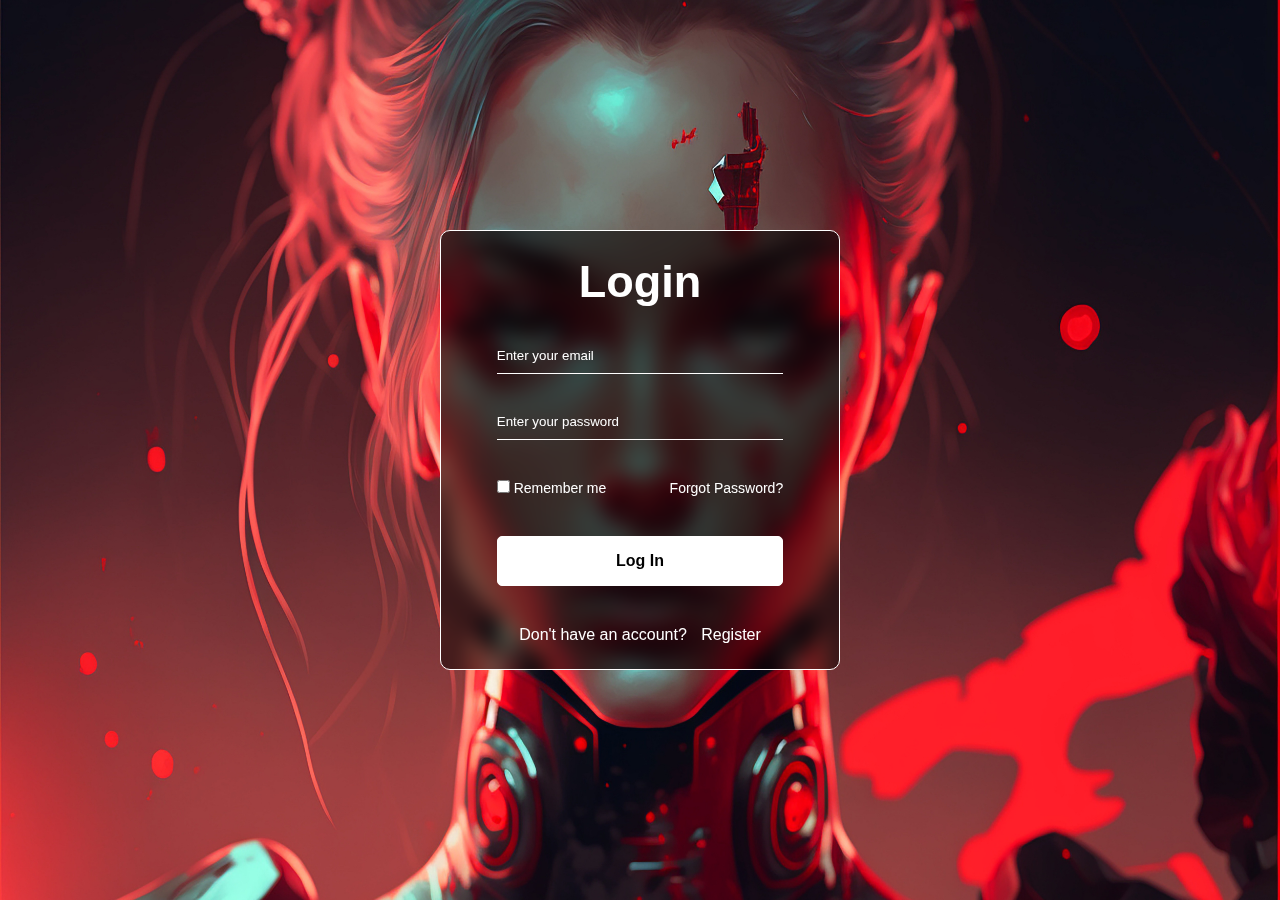
<file: index.html>
<!DOCTYPE html>
<html lang="en">

<head>
    <meta charset="UTF-8">
    <meta name="viewport" content="width=device-width, initial-scale=1.0">
    <title>Login</title>
    <link rel="stylesheet" href="assests/styles/index.css">
</head>

<body>

    <header>
        <div class="login">
            <h1>Login</h1>
            <form action="data.py">
                <input type="email" name="email" id="email" placeholder="Enter your email" autocomplete="email" required>
                <input type="password" name="password" id="password" placeholder="Enter your password"
                    autocomplete="current-password" required>
                <div>
                    <span>
                        <input type="checkbox" name="remember" id="remember">
                        <label for="remember">Remember me</label>
                    </span>
                    <span><a href="#">Forgot Password?</a></span>
                </div>
                <a class="special" href="main.html" title="Click Me :)"> Log In</a>
                <p>Don't have an account? <span><a href="#">Register</a></span></p>
            </form>
        </div>
    </header>

    <script src="assests/scripts/index.js"></script>
</body>

</html>
</file>
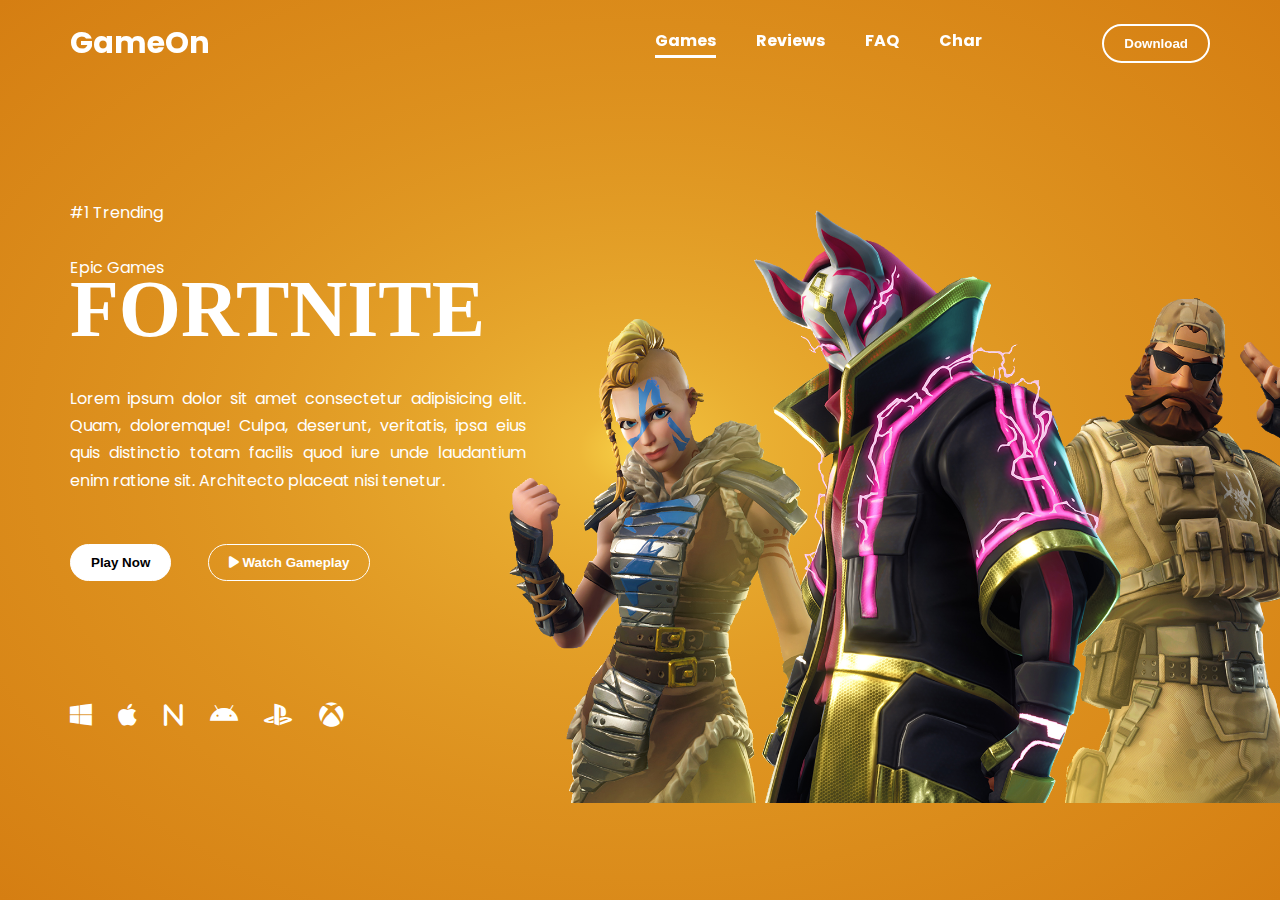
<file: main.html>
<!DOCTYPE html>
<html lang="en">

<head>
    <meta charset="UTF-8">
    <meta name="viewport" content="width=device-width, initial-scale=1.0">
    <meta http-equiv="X-UA-Compatible" content="IE=7">
    <meta http-equiv="X-UA-Compatible" content="ie=edge">
    <meta name="description" content="HTML & CSS creative responsive design">
    <title>HTML&CSS</title>
    <link rel="preconnect" href="https://fonts.googleapis.com">
    <link rel="preconnect" href="https://fonts.gstatic.com" crossorigin>
    <link
        href="https://fonts.googleapis.com/css2?family=Permanent+Marker&family=Poppins:ital,wght@0,100;0,200;0,300;0,400;0,500;0,600;0,700;0,800;0,900;1,100;1,200;1,300;1,400;1,500;1,600;1,700;1,800;1,900&display=swap"
        rel="stylesheet">
    <link rel="stylesheet" href="assests/styles/all.min.css">
    <link rel="stylesheet" href="assests/styles/main.css">
    <link rel="stylesheet" href="assests/styles/main-media.css">
</head>

<body>

    <nav>
        <div class="container d-flex justify-between align-center">
            <div class="logo text-white">GameOn</div>
            <details class="d-flex" open>
                <summary class="d-flex justify-between align-center">
                    <!-- <span><i class="fa-solid fa-bars"></i></span> -->
                    <i class="fa-solid fa-bars"></i>
                </summary>
                <div class="nav-links-container">
                    <ul class="links d-flex justify-center align-center">
                        <li><a href="#" class="active">Games</a></li>
                        <li><a href="#">Reviews</a></li>
                        <li><a href="#">FAQ</a></li>
                        <li><a href="#">Char</a></li>
                    </ul>
                </div>
            </details>
            <button type="button">Download</button>
        </div>
    </nav>

    <header>
        <div class="container d-flex justify-between text-white">
            <div class="text-container">
                <p>#1 Trending</p>
                <p>Epic Games</p>
                <h1>FORTNITE</h1>

                <p class="text">Lorem ipsum dolor sit amet consectetur adipisicing elit. Quam, doloremque! Culpa,
                    deserunt,
                    veritatis, ipsa eius quis distinctio totam facilis quod iure unde laudantium enim ratione sit.
                    Architecto placeat nisi tenetur.
                </p>
                <div class="buttons d-flex align-center">
                    <button type="button" class="play">Play Now</button>
                    <button type="button" class="watch">
                        <span><i class="fa-solid fa-play"></i></span> Watch Gameplay
                    </button>
                </div>
                <ul class="links d-flex justify-between align-center">
                    <li><a href="#"> <i class="fa-brands fa-windows"></i></a></li>
                    <li><a href="#"> <i class="fa-brands fa-apple"></i></a></li>
                    <li><a href="#"> <i class="fa-solid fa-n"></i></a></li>
                    <li><a href="#"> <i class="fa-brands fa-android"></i></a></li>
                    <li><a href="#"> <i class="fa-brands fa-playstation"></i></a></li>
                    <li><a href="#"> <i class="fa-brands fa-xbox"></i></a></li>
                </ul>
            </div>
            <div class="image-container">
                <img src="assests/images/anime.png" alt="fortnite photo characters">
            </div>
        </div>
    </header>

    <script src="assests/scripts/main.js"></script>
</body>

</html>
</file>
<file: assests/styles/index.css>
/* GENERAL RULES */

* {
    padding: 0;
    margin: 0;
    box-sizing: border-box;
}

body {
    font-family: "Poppins", sans-serif;
}

h1 {
    font-weight: bold;
    font-size: 45px;
    margin-bottom: 25px;
}

a {
    color: white;
    text-decoration: none;
}

/* HEADER */

header {
    height: 100vh;
    /* background-image: url('../images/cool-geometric-triangular-figure-neon-laser-light-great-backgrounds-wallpapers.jpg'); */
    background-image: url('../images/woman-7740264.jpg');
    background-size: cover;
    background-position: center;
    color: white;
    display: flex;
    justify-content: center;
    align-items: center;
}

header .login {
    text-align: center;
    border: 1px solid white;
    padding: 25px 20px;
    border-radius: 10px;
    backdrop-filter: blur(10px);
    background-color: rgba(0, 0, 0, 0.541);
    width: 400px;
}

header .login input:not(input[type='checkbox']) {
    display: block;
    padding-bottom: 10px;
    border: none;
    background-color: transparent;
    border-bottom: 1px solid white;
    width: 80%;
    margin: 40px auto;
    caret-color: white;
}

header .login input:not(input[type='checkbox']):focus {
    outline: none;
}

header .login input:not(input[type='checkbox'])::placeholder {
    color: white;
}

header .login form>div {
    margin: auto;
    width: 80%;
    display: flex;
    align-items: center;
    justify-content: space-between;
}

a:hover {
    text-decoration: underline;
}

header .login form>div {
    font-size: 14px;
}

header .login a.special {
    display: block;
    width: 80%;
    padding: 15px 20px;
    margin: 40px auto;
    border-radius: 5px;
    border: 1px solid white;
    cursor: pointer;
    transition: all 0.3s linear;
    font-size: 16px;
    font-weight: bold;
    background-color: white;
    color: black;
}

header .login a.special:hover {
    text-decoration: none;
    background-color: transparent;
    color: white;
}

header .login p {
    width: 80%;
    margin: auto;
}

header .login p span {
    padding-left: 10px;
}

@media (max-width: 576px) {
    header .login {
        width: 70%;
    }

    header .login form>div span {
        font-size: 11px;
    }

    header .login p,
    header .login p span {
        width: max-content;
    }

    header .login p {
        font-size: 12px;
        font-weight: bold;
    }
}
</file>
<file: assests/styles/main.css>
/* GENERAL RULES */

* {
    padding: 0;
    margin: 0;
    box-sizing: border-box;
}

ul {
    list-style: none;
}

body {
    font-family: "Poppins", sans-serif;
}

h1 {
    font-family: "Permanent Marker", cursive;
    color: white;
    font-size: 5rem;
}

a {
    color: white;
    text-decoration: none;
}

button {
    cursor: pointer;
}

.container {
    margin: auto;
    width: 1320px;
}

.d-flex {
    display: flex;
}

.justify-center {
    justify-content: center;
}

.justify-between {
    justify-content: space-between;
}

.align-center {
    align-items: center;
}

.text-white {
    color: white;
}

.d-none {
    display: none;
}

/* NAVBAR  */
nav {
    position: fixed;
    top: 0;
    width: 100%;
    z-index: 2;
    padding: 20px 0;
}

nav.color {
    background-image: linear-gradient(120deg, #a1c4fd 0%, #c2e9fb 100%);
}

nav .container {
    font-weight: bold;
}

nav .container .logo {
    font-size: 30px;
}

nav .container details {
    margin-left: auto;
    text-align: center;
}

nav .container details summary {
    list-style: none;
    position: relative;
    top: 2px;
}

nav .container details summary i {
    color: white;
    font-size: 35px;
}

nav .container ul li {
    padding: 0 20px;
}

nav .container ul li a {
    position: relative;
    display: block;
    overflow: hidden;
    padding-bottom: 5px;
}

nav .container ul li a::before {
    content: '';
    position: absolute;
    width: 100%;
    left: -100%;
    bottom: 0px;
    height: 3px;
    background-color: white;
    transition: left 0.5s;
}

nav .container ul li a:hover:before {
    left: 0;
}

nav .container ul li a.active::before {
    left: 0;
}

nav .container button {
    background-color: transparent;
    border: 2px solid white;
    color: white;
    padding: 10px 20px;
    border-radius: 100px;
    font-weight: bold;
    transition: all 0.5s linear;
    margin-left: 150px;
}

nav .container button:hover {
    background-color: white;
    color: black;
}

/* HEADER */

header {
    min-height: 100vh;
    background-image: radial-gradient(#f9d349, 20%, #d57e12);
    padding-top: 150px;
    overflow: hidden;
}

header .container {
    padding-top: 50px;
    height: 100%;
}

header .container .text-container {
    width: 40%;
    height: 100%;
    position: relative;
    padding-bottom: 50px;
    margin-bottom: 50px;
}

header .container p:first-child {
    margin-bottom: 30px;
}

header .container p:nth-child(2) {
    margin-bottom: -1rem;
}

header .container .text {
    margin: 30px 0;
    line-height: 1.7;
    text-align: justify;
}

header .container .text-container .buttons {
    padding: 20px 0;
}

header .container .text-container .play,
header .container .text-container .watch {
    padding: 10px 20px;
    border-radius: 100px;
    font-weight: bold;
    border: 1px solid white;
}

header .container .text-container .play {
    margin-right: 8%;
    background-color: white;
    color: black;
    transition: all 0.5s;
}

header .container .text-container .play:hover {
    background-color: transparent;
    color: white;
    transform: scale(1.15);
}

header .container .text-container .watch {
    background-color: transparent;
    color: white;
    transition: all 0.5s;
}

header .container .text-container .watch:hover {
    background-color: white;
    color: black;
    transform: scale(1.15);
}

header .container .text-container .links {
    position: absolute;
    bottom: -80px;
    left: 0;
    width: 60%;
}

header .container .text-container .links li {
    transition: all 0.5s;
}

header .container .text-container .links li:hover {
    transform: scale(1.3);

}

header .container .text-container .links i {
    font-size: 25px;
}

header .image-container img {
    display: block;
    width: 950px;
    position: absolute;
    right: 0;
    animation: animate-image 2s infinite alternate both linear;
}

@keyframes animate-image {
    0% {
        bottom: 15px;
    }

    100% {
        bottom: 0;
    }
}
</file>
<file: assests/styles/main-media.css>
@media (max-width: 1400px) {
    .container {
        width: 1140px;
    }

    /* NAVBAR */
    nav .container button {
        margin-left: 100px;
    }

    /* HEADER */
    header .image-container img {
        width: 800px;
    }
}

@media (max-width: 1200px) {
    h1 {
        font-size: 4rem;
    }

    .container {
        width: 960px;
    }

    /* NAVBAR */

    nav .container button {
        margin-left: 0;
    }

    nav .container details {
        margin: 0 auto;
    }

    /* HEADER */
    header .container {
        flex-direction: column;
        align-items: center;
    }

    header .container .text-container {
        width: 100%;
    }

    header .container .text-container .links {
        width: 30%;
    }

    header .container .text-container {
        order: 2;
        margin-top: 30px;
    }

    header .image-container {
        order: 1;
    }

    header .image-container img {
        position: relative;
        width: 750px;
    }

    header .container .text-container .links {
        bottom: -25px;
    }
}

@media (max-width: 992px) {
    .container {
        width: 720px;
    }

    /* HEADER */
    header .image-container img {
        width: 600px;
    }
}

@media (max-width: 768px) {
    h1 {
        font-size: 3rem;
    }

    .container,
    nav .container details ul {
        width: 540px;
    }

    /* NAVBAR */
    nav .container button {
        margin-left: 8%;
    }

    nav .container details.d-flex {
        margin-left: auto;
        margin-right: 0;
    }

    nav .container details,
    nav .container details ul {
        flex-direction: column;
        align-items: flex-start;
    }

    nav .container details .nav-links-container {
        background-image: linear-gradient(120deg, #a1c4fd 0%, #c2e9fb 100%);
        position: absolute;
        left: 0;
        width: 100%;
        top: 100%;
        z-index: 3;
    }

    nav .container details ul {
        margin: 0 auto;
        padding-bottom: 5px;
    }

    nav .container details ul li {
        padding: 0;
    }

    /* HEADER */
    header .container .text-container .links {
        width: 60%;
    }

    header .image-container img {
        width: 500px;
    }
}

@media (max-width: 576px) {

    .container,
    nav .container details ul {
        width: 100%;
        padding: 0 20px;
    }

    /* NAVBAR */
    nav .container details ul {
        left: 20px;
    }

    /* HEADER */
    header .container .text-container .links {
        width: 80%;
    }

    header .image-container img {
        width: 350px;
    }
}
</file>
